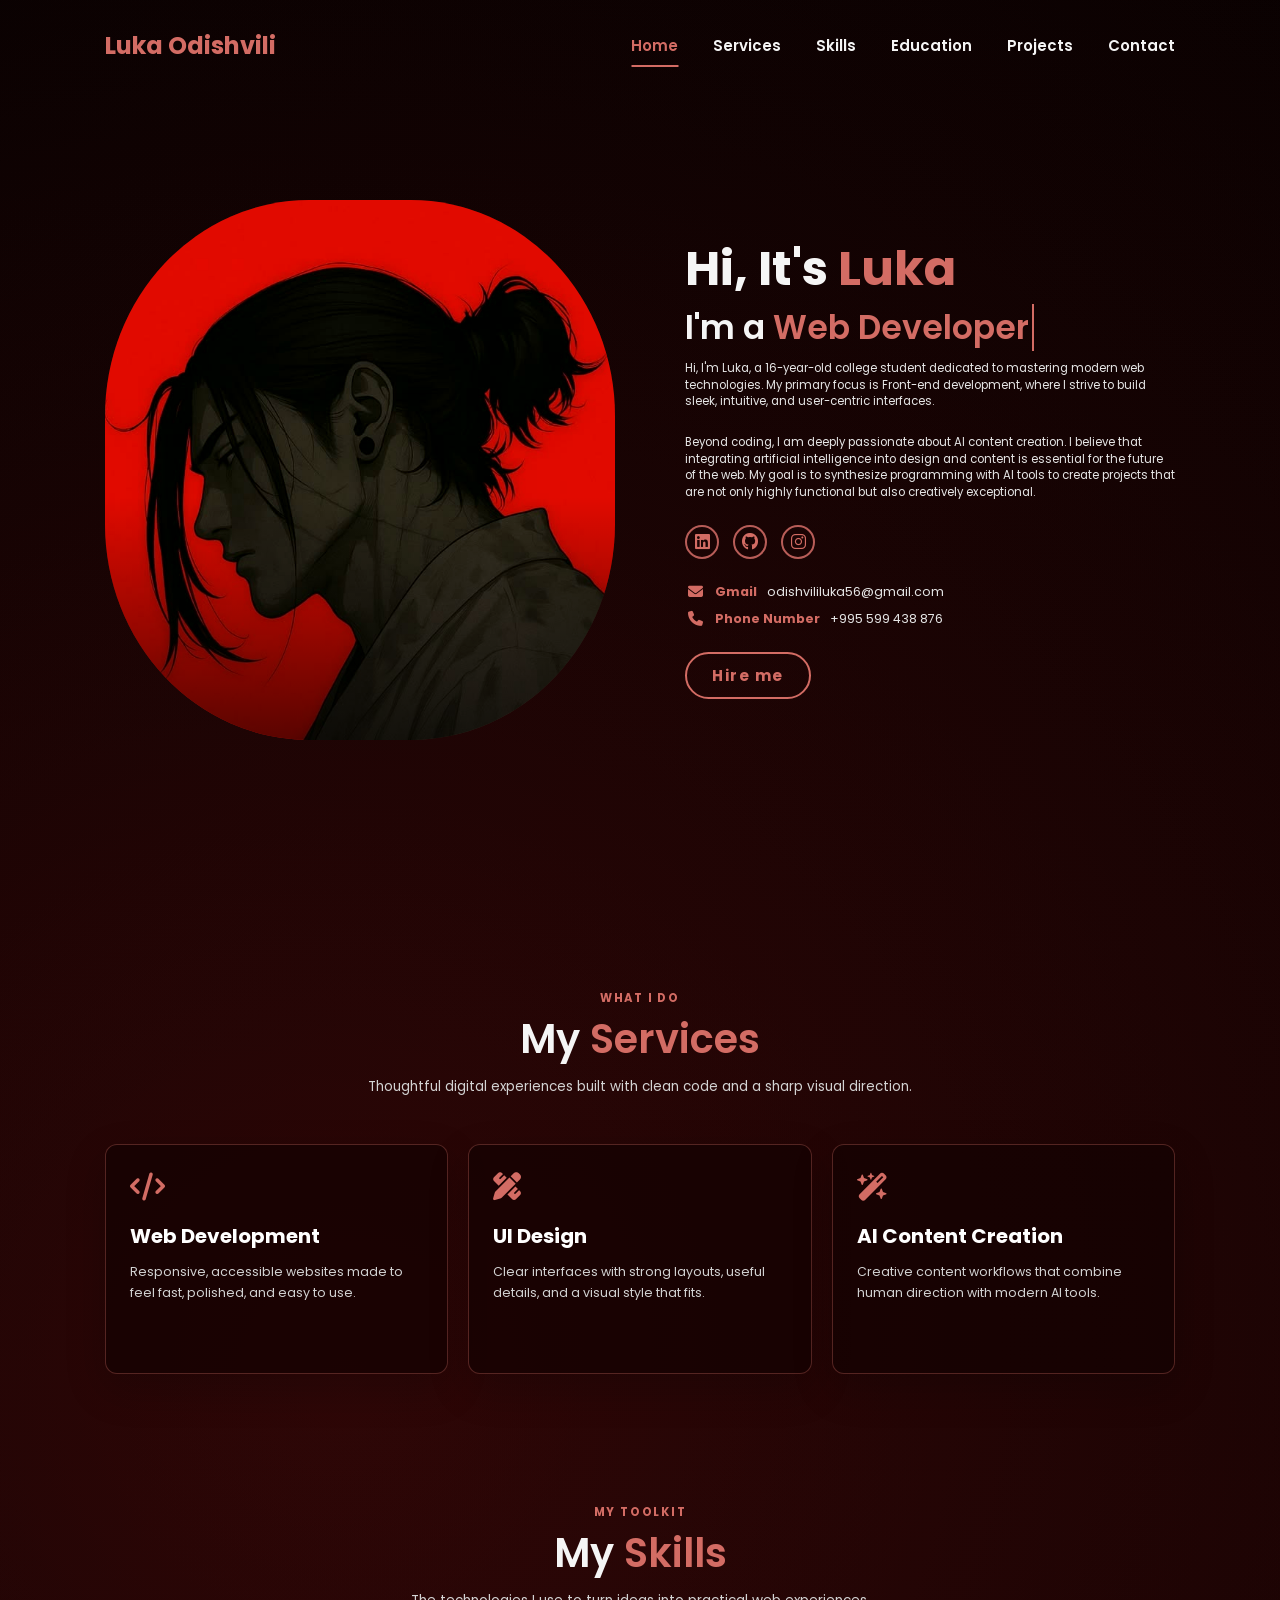
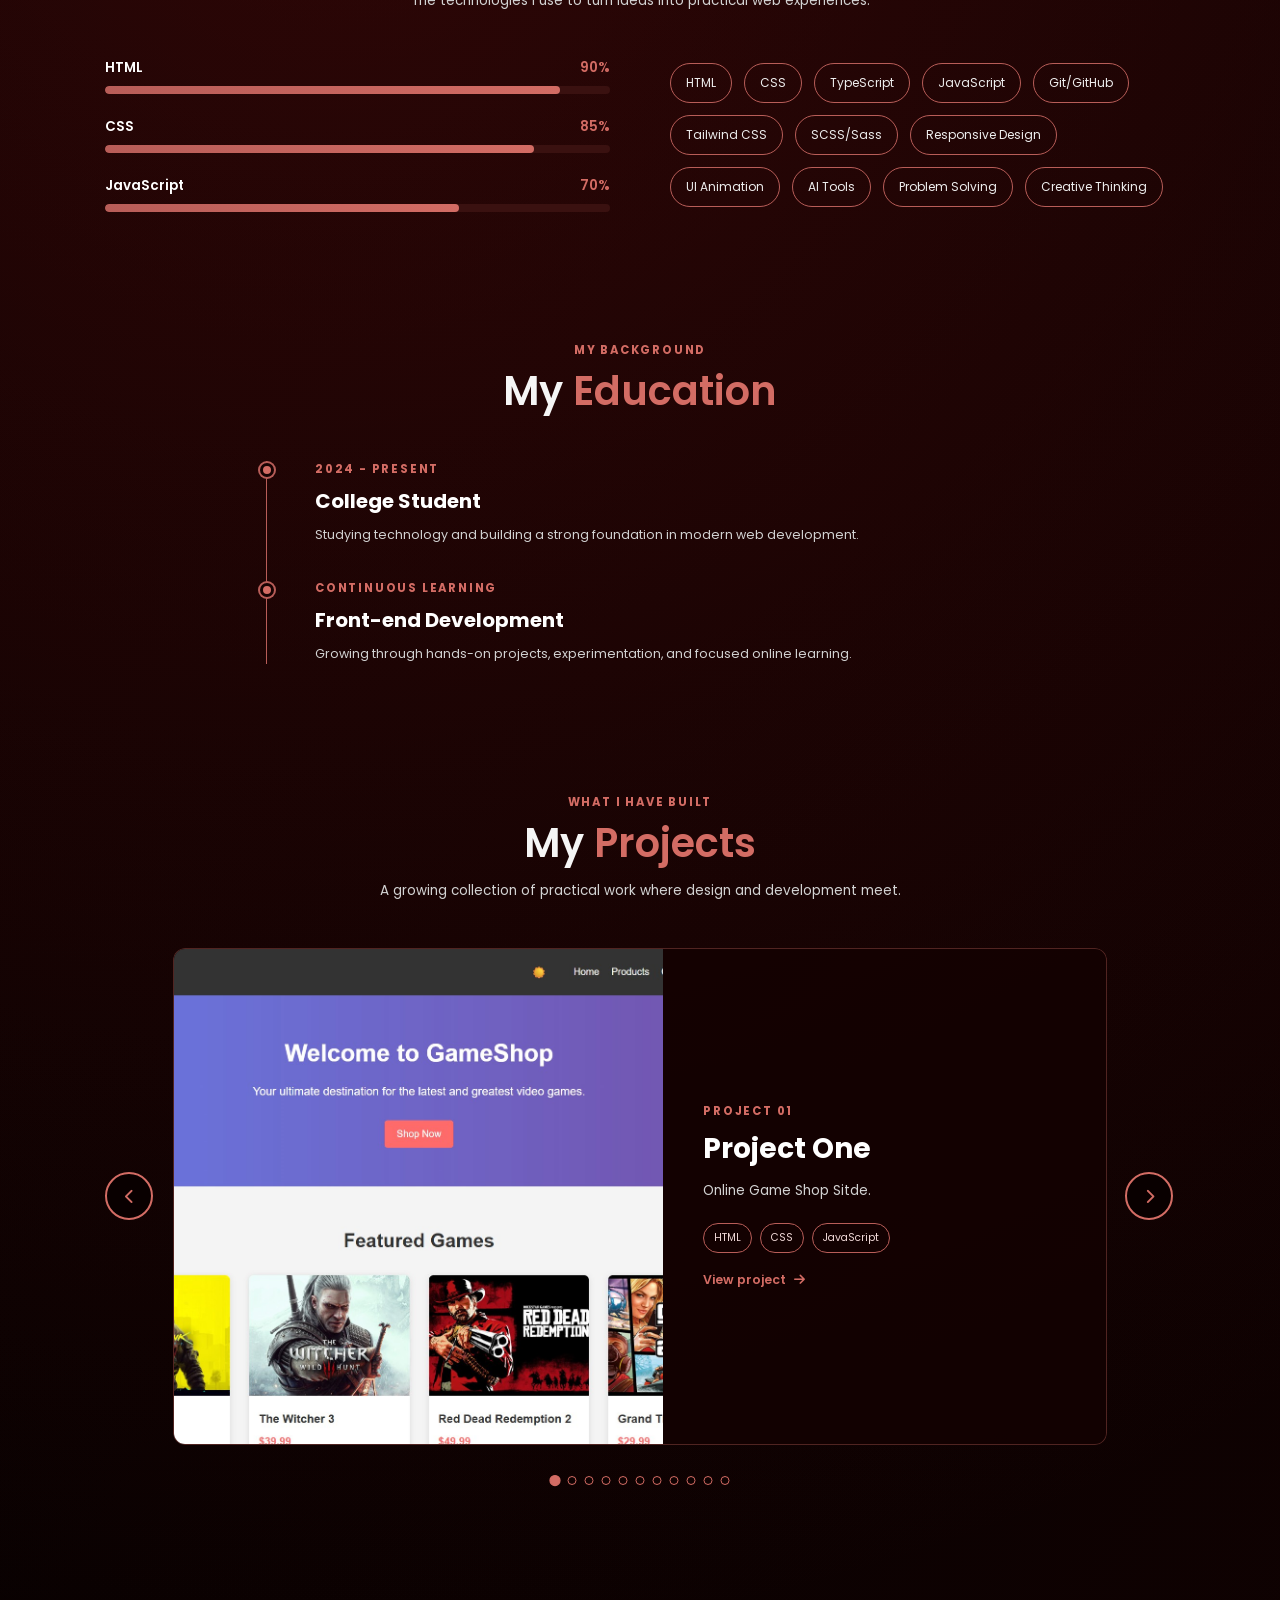
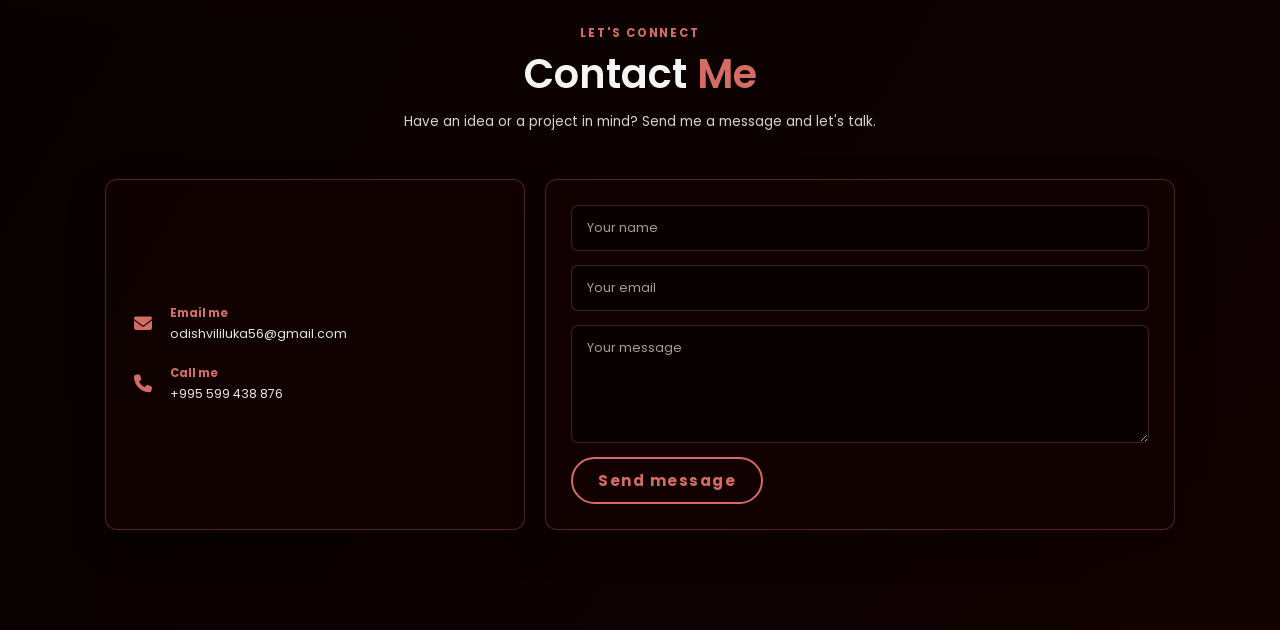
<file: index.html>
<!doctype html>
<html lang="en">
  <head>
    <meta charset="UTF-8" />
    <meta name="viewport" content="width=device-width, initial-scale=1.0" />
    <title>Luka | Web Developer</title>
    <link
      rel="stylesheet"
      href="https://cdnjs.cloudflare.com/ajax/libs/font-awesome/6.5.2/css/all.min.css"
    />
    <link rel="stylesheet" href="./assets/css/style.css" />
  </head>
  <body>
    <header class="site-header">
      <a href="#" class="logo">Luka Odishvili</a>

      <nav>
        <a href="#" class="active">Home</a>
        <a href="#services">Services</a>
        <a href="#skills">Skills</a>
        <a href="#education">Education</a>
        <a href="#projects">Projects</a>
        <a href="#contact">Contact</a>
      </nav>
    </header>

    <main>
      <section class="home" aria-label="Introduction">
        <div class="home-img">
          <img src="./assets/imgs/main.jpg" alt="Luka" />
        </div>
        <div class="home-content">
          <h1>Hi, It's <span>Luka</span></h1>
          <h2 class="typing-text">I'm a <span>Web Developer</span></h2>
          <p>
            Hi, I'm Luka, a 16-year-old college student dedicated to mastering
            modern web technologies. My primary focus is Front-end development,
            where I strive to build sleek, intuitive, and user-centric
            interfaces.
          </p>
          <p>
            Beyond coding, I am deeply passionate about AI content creation. I
            believe that integrating artificial intelligence into design and
            content is essential for the future of the web. My goal is to
            synthesize programming with AI tools to create projects that are not
            only highly functional but also creatively exceptional.
          </p>

          <div class="social-icons" aria-label="Social links">
            <a
              target="_blank"
              href="https://www.linkedin.com/in/luka-odishvili-95953236a/"
              aria-label="LinkedIn"
              ><i class="fa-brands fa-linkedin"></i
            ></a>
            <a
              target="_blank"
              href="https://github.com/odishvililuka56-max"
              aria-label="GitHub"
              ><i class="fa-brands fa-github"></i
            ></a>

            <a
              target="_blank"
              href="https://www.instagram.com/_lukka09_/"
              aria-label="Instagram"
              ><i class="fa-brands fa-instagram"></i
            ></a>
          </div>
          <div class="contact-info" aria-label="Contact information">
            <a href="mailto:odishvililuka56@gmail.com">
              <i class="fa-solid fa-envelope" aria-hidden="true"></i>
              <span><strong>Gmail</strong> odishvililuka56@gmail.com</span>
            </a>
            <a href="tel:+995599438876">
              <i class="fa-solid fa-phone" aria-hidden="true"></i>
              <span><strong>Phone Number</strong> +995 599 438 876</span>
            </a>
          </div>
          <a href="#contact" class="hire-button">Hire me</a>
        </div>
      </section>

      <section class="portfolio-section" id="services">
        <div class="section-heading">
          <p class="section-kicker">What I do</p>
          <h2>My <span>Services</span></h2>
          <p>Thoughtful digital experiences built with clean code and a sharp visual direction.</p>
        </div>
        <div class="service-grid">
          <article class="info-card">
            <i class="fa-solid fa-code card-icon" aria-hidden="true"></i>
            <h3>Web Development</h3>
            <p>Responsive, accessible websites made to feel fast, polished, and easy to use.</p>
          </article>
          <article class="info-card">
            <i class="fa-solid fa-pen-ruler card-icon" aria-hidden="true"></i>
            <h3>UI Design</h3>
            <p>Clear interfaces with strong layouts, useful details, and a visual style that fits.</p>
          </article>
          <article class="info-card">
            <i class="fa-solid fa-wand-magic-sparkles card-icon" aria-hidden="true"></i>
            <h3>AI Content Creation</h3>
            <p>Creative content workflows that combine human direction with modern AI tools.</p>
          </article>
        </div>
      </section>

      <section class="portfolio-section" id="skills">
        <div class="section-heading">
          <p class="section-kicker">My toolkit</p>
          <h2>My <span>Skills</span></h2>
          <p>The technologies I use to turn ideas into practical web experiences.</p>
        </div>
        <div class="skills-layout">
          <div class="skill-list">
            <div class="skill-item"><div><span>HTML</span><span>90%</span></div><span class="skill-track"><span style="width: 90%"></span></span></div>
            <div class="skill-item"><div><span>CSS</span><span>85%</span></div><span class="skill-track"><span style="width: 85%"></span></span></div>
            <div class="skill-item"><div><span>JavaScript</span><span>70%</span></div><span class="skill-track"><span style="width: 70%"></span></span></div>
          </div>
          <div class="skill-tags" aria-label="Additional skills">
            <span>HTML</span><span>CSS</span><span>TypeScript</span><span>JavaScript</span><span>Git/GitHub</span><span>Tailwind CSS</span><span>SCSS/Sass</span><span>Responsive Design</span><span>UI Animation</span><span>AI Tools</span><span>Problem Solving</span><span>Creative Thinking</span>
          </div>
        </div>
      </section>

      <section class="portfolio-section" id="education">
        <div class="section-heading">
          <p class="section-kicker">My background</p>
          <h2>My <span>Education</span></h2>
        </div>
        <div class="timeline">
          <article class="timeline-item">
            <span class="timeline-dot"></span>
            <p class="timeline-date">2024 - Present</p>
            <h3>College Student</h3>
            <p>Studying technology and building a strong foundation in modern web development.</p>
          </article>
          <article class="timeline-item">
            <span class="timeline-dot"></span>
            <p class="timeline-date">Continuous Learning</p>
            <h3>Front-end Development</h3>
            <p>Growing through hands-on projects, experimentation, and focused online learning.</p>
          </article>
        </div>
      </section>

      <section class="portfolio-section" id="projects">
        <div class="section-heading">
          <p class="section-kicker">What I have built</p>
          <h2>My <span>Projects</span></h2>
          <p>A growing collection of practical work where design and development meet.</p>
        </div>
        <div class="project-slider" data-slider>
          <button class="slider-arrow slider-arrow-prev" type="button" aria-label="Previous project" data-slider-prev>
            <i class="fa-solid fa-chevron-left" aria-hidden="true"></i>
          </button>
          <div class="project-viewport">
            <div class="project-track" data-slider-track>
              <article class="project-slide" aria-label="Project 1 of 10">
                <div class="project-image"><i class="fa-solid fa-image" aria-hidden="true"></i><span> <img src="./assets/imgs/project1.jpg" alt="Project 1"/> </span></div>
                <div class="project-content"><p class="timeline-date">Project 01</p><h3>Project One</h3><p>Online Game Shop Sitde.</p><div class="tool-tags"><span>HTML</span><span>CSS</span><span>JavaScript</span></div><a href="./Game-Site/Game Site/index.html" target="_blank" class="text-link">View project <i class="fa-solid fa-arrow-right" aria-hidden="true"></i></a></div>
              </article>
              <article class="project-slide" aria-label="Project 2 of 10">
                <div class="project-image"><i class="fa-solid fa-image" aria-hidden="true"></i><span> <img src="./assets/imgs/project2.png" alt="Project 2"/> </span></div>
                <div class="project-content"><p class="timeline-date">Project 02</p><h3>Project Two</h3><p> My Old Portfolio.</p><div class="tool-tags"><span>HTML</span><span>CSS</span><span>Figma</span></div><a href="./testportfolio/index.html" target="_blank" class="text-link">View project <i class="fa-solid fa-arrow-right" aria-hidden="true"></i></a></div>
              </article>
              <article class="project-slide" aria-label="Project 3 of 10">
                <div class="project-image"> <img src="./assets/imgs/project3.png" alt="Project 3"/> <i class="fa-solid fa-image" aria-hidden="true"></i><span></span></div>
                <div class="project-content"><p class="timeline-date">Project 03</p><h3>Project Three</h3><p> Flower Shop Mini Project</p><div class="tool-tags"><span>React</span><span>CSS</span><span>Git</span></div><a href="https://effulgent-gnome-be3b90.netlify.app/" class="text-link">View project <i class="fa-solid fa-arrow-right" aria-hidden="true"></i></a></div>
              </article>
              <article class="project-slide" aria-label="Project 4 of 10">
                <div class="project-image"><i class="fa-solid fa-image" aria-hidden="true"></i><span> <img src="./assets/imgs/main.jpg" alt="Project 4"/> </span></div>
                <div class="project-content"><p class="timeline-date">Project 04</p><h3>Project Four</h3><p>Add a short description of your project here.</p><div class="tool-tags"><span>JavaScript</span><span>API</span><span>GitHub</span></div><a href="#" class="text-link">View project <i class="fa-solid fa-arrow-right" aria-hidden="true"></i></a></div>
              </article>
              <article class="project-slide" aria-label="Project 5 of 10">
                <div class="project-image"><i class="fa-solid fa-image" aria-hidden="true"></i><span> <img src="./assets/imgs/main.jpg" alt="Project 5"/> </span></div>
                <div class="project-content"><p class="timeline-date">Project 05</p><h3>Project Five</h3><p>Add a short description of your project here.</p><div class="tool-tags"><span>HTML</span><span>SCSS</span><span>Vite</span></div><a href="#" class="text-link">View project <i class="fa-solid fa-arrow-right" aria-hidden="true"></i></a></div>
              </article>
              <article class="project-slide" aria-label="Project 6 of 10">
                <div class="project-image"><i class="fa-solid fa-image" aria-hidden="true"></i><span> <img src="./assets/imgs/main.jpg" alt="Project 6"/> </span></div>
                <div class="project-content"><p class="timeline-date">Project 06</p><h3>Project Six</h3><p>Add a short description of your project here.</p><div class="tool-tags"><span>Python</span><span>AI Tools</span><span>Git</span></div><a href="#" class="text-link">View project <i class="fa-solid fa-arrow-right" aria-hidden="true"></i></a></div>
              </article>
              <article class="project-slide" aria-label="Project 7 of 10">
                <div class="project-image"><i class="fa-solid fa-image" aria-hidden="true"></i><span> <img src="./assets/imgs/main.jpg" alt="Project 7"/> </span></div>
                <div class="project-content"><p class="timeline-date">Project 07</p><h3>Project Seven</h3><p>Add a short description of your project here.</p><div class="tool-tags"><span>UI Design</span><span>Figma</span><span>CSS</span></div><a href="#" class="text-link">View project <i class="fa-solid fa-arrow-right" aria-hidden="true"></i></a></div>
              </article>
              <article class="project-slide" aria-label="Project 8 of 10">
                <div class="project-image"><i class="fa-solid fa-image" aria-hidden="true"></i><span> <img src="./assets/imgs/main.jpg" alt="Project 8"/> </span></div>
                <div class="project-content"><p class="timeline-date">Project 08</p><h3>Project Eight</h3><p>Add a short description of your project here.</p><div class="tool-tags"><span>React</span><span>Node.js</span><span>GitHub</span></div><a href="#" class="text-link">View project <i class="fa-solid fa-arrow-right" aria-hidden="true"></i></a></div>
              </article>
              <article class="project-slide" aria-label="Project 9 of 10">
                <div class="project-image"><i class="fa-solid fa-image" aria-hidden="true"></i><span> <img src="./assets/imgs/main.jpg" alt="Project 9"/> </span></div>
                <div class="project-content"><p class="timeline-date">Project 09</p><h3>Project Nine</h3><p>Add a short description of your project here.</p><div class="tool-tags"><span>JavaScript</span><span>Firebase</span><span>CSS</span></div><a href="#" class="text-link">View project <i class="fa-solid fa-arrow-right" aria-hidden="true"></i></a></div>
              </article>
              <article class="project-slide" aria-label="Project 10 of 10">
                <div class="project-image"><i class="fa-solid fa-image" aria-hidden="true"></i><span> <img src="./assets/imgs/main.jpg" alt="Project 10"/> </span></div>
                <div class="project-content"><p class="timeline-date">Project 10</p><h3>Project Ten</h3><p>Add a short description of your project here.</p><div class="tool-tags"><span>HTML</span><span>JavaScript</span><span>Responsive Design</span></div><a href="#" class="text-link">View project <i class="fa-solid fa-arrow-right" aria-hidden="true"></i></a></div>
              </article>
              <article class="project-slide" aria-label="Project 11 of 11">
                <div class="project-image"><span><img src="./assets/imgs/main.jpg" alt="Game-Site homepage" /></span></div>
                <div class="project-content"><p class="timeline-date">Project 11</p><h3>Game-Site</h3><p>An online gaming store with featured games, products, cart, and account pages.</p><div class="tool-tags"><span>HTML</span><span>CSS</span><span>JavaScript</span></div><a href="./Game-Site/Game%20Site/index.html" class="text-link">View project <i class="fa-solid fa-arrow-right" aria-hidden="true"></i></a></div>
              </article>
            </div>
          </div>
          <button class="slider-arrow slider-arrow-next" type="button" aria-label="Next project" data-slider-next>
            <i class="fa-solid fa-chevron-right" aria-hidden="true"></i>
          </button>
          <div class="slider-dots" aria-label="Project slides" data-slider-dots></div>
        </div>
      </section>

      <section class="portfolio-section contact-section" id="contact">
        <div class="section-heading">
          <p class="section-kicker">Let's connect</p>
          <h2>Contact <span>Me</span></h2>
          <p>Have an idea or a project in mind? Send me a message and let's talk.</p>
        </div>
        <div class="contact-layout">
          <div class="contact-panel">
            <a href="mailto:odishvililuka56@gmail.com"><i class="fa-solid fa-envelope" aria-hidden="true"></i><span><strong>Email me</strong>odishvililuka56@gmail.com</span></a>
            <a href="tel:+995599438876"><i class="fa-solid fa-phone" aria-hidden="true"></i><span><strong>Call me</strong>+995 599 438 876</span></a>
          </div>
          <form class="contact-form" action="mailto:odishvililuka56@gmail.com" method="post" enctype="text/plain">
            <input type="text" name="name" placeholder="Your name" aria-label="Your name" required />
            <input type="email" name="email" placeholder="Your email" aria-label="Your email" required />
            <textarea name="message" rows="5" placeholder="Your message" aria-label="Your message" required></textarea>
            <button type="submit" class="hire-button">Send message</button>
          </form>
        </div>
      </section>
    </main>
    <script src="./assets/js/main.js"></script>
  </body>
</html>
</file>
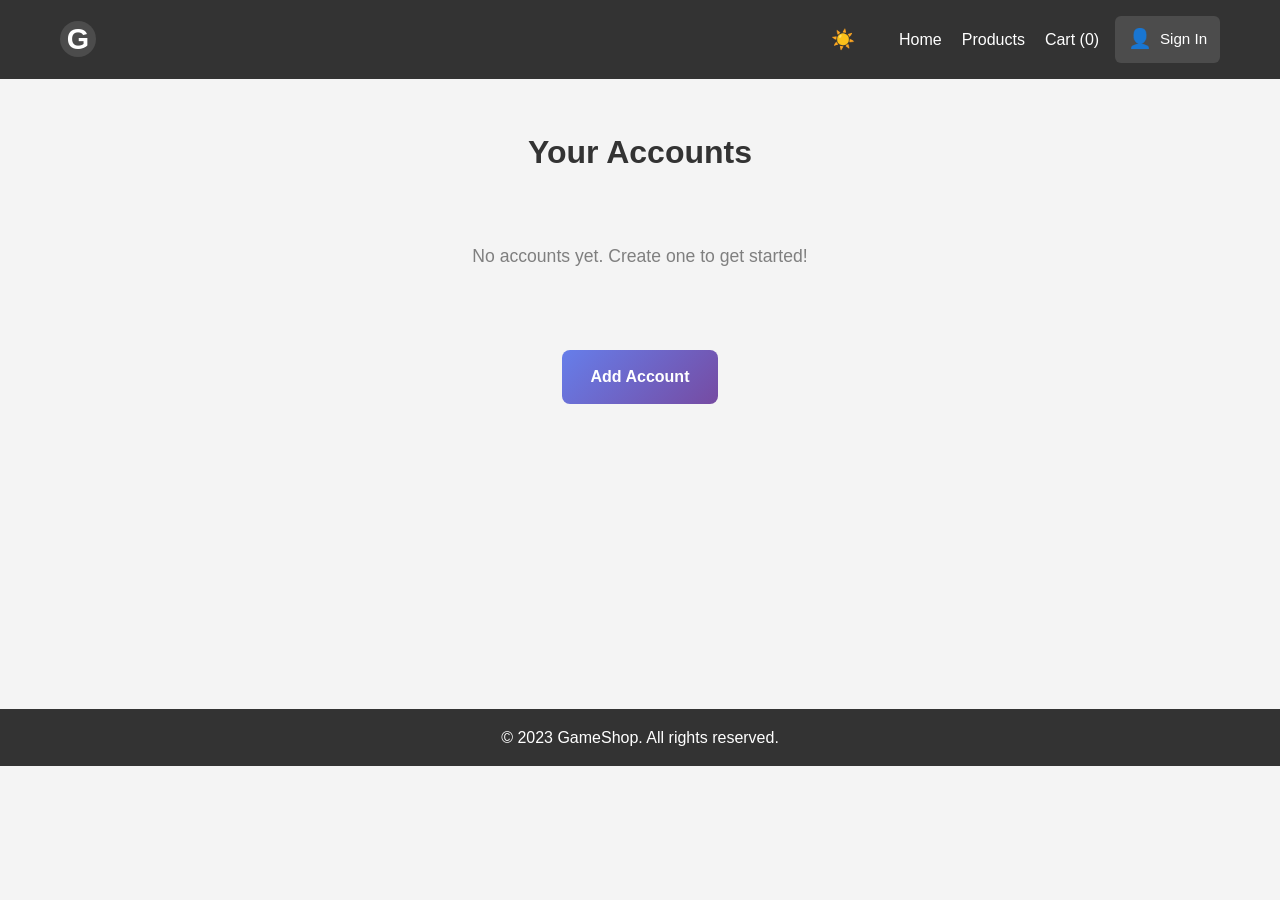
<file: assets/Projects/Game Site/accounts.html>
<!DOCTYPE html>
<html lang="en">
<head>
    <meta charset="UTF-8">
    <meta name="viewport" content="width=device-width, initial-scale=1.0">
    <title>My Accounts - GameShop</title>
    <link rel="stylesheet" href="assets/css/style.css">
    <link rel="stylesheet" href="assets/css/accounts.css">
    <script src="assets/javascript/auth.js"></script>
</head>
<body>
    <header>
        <div class="container">
            <a href="index.html" class="logo" title="Go to homepage">G</a>
            <button id="menu-toggle" class="menu-toggle" aria-label="Toggle navigation">☰</button>
            <div class="header-right">
                <button id="theme-toggle" class="theme-toggle" aria-label="Toggle theme">
                    <span class="theme-icon">☀️</span>
                </button>
                <nav>
                    <ul>
                        <li><a href="index.html">Home</a></li>
                        <li><a href="products.html">Products</a></li>
                        <li><a href="cart.html">Cart (<span id="cart-count">0</span>)</a></li>
                    </ul>
                </nav>
                <div id="user-profile"></div>
            </div>
        </div>
    </header>

    <main>
        <section class="accounts-section">
            <div class="container">
                <h1>Your Accounts</h1>
                <div class="accounts-container">
                    <div id="accounts-list" class="accounts-list">
                    </div>
                    <a href="login.html" class="btn-add-account">Add Account</a>
                </div>
            </div>
        </section>
    </main>

    <footer>
        <div class="container">
            <p>&copy; 2023 GameShop. All rights reserved.</p>
        </div>
    </footer>

    <div class="modal-overlay" id="confirmModal">
        <div class="modal-content">
            <h2>Delete Account</h2>
            <p id="modalMessage">Are you sure you want to delete this account?</p>
            <div class="modal-actions">
                <button class="modal-btn modal-btn-cancel" onclick="closeModal()">Cancel</button>
                <button class="modal-btn modal-btn-confirm" onclick="confirmDelete()">Delete</button>
            </div>
        </div>
    </div>

    <script src="assets/javascript/accounts.js"></script>
</body>
</html>
</file>
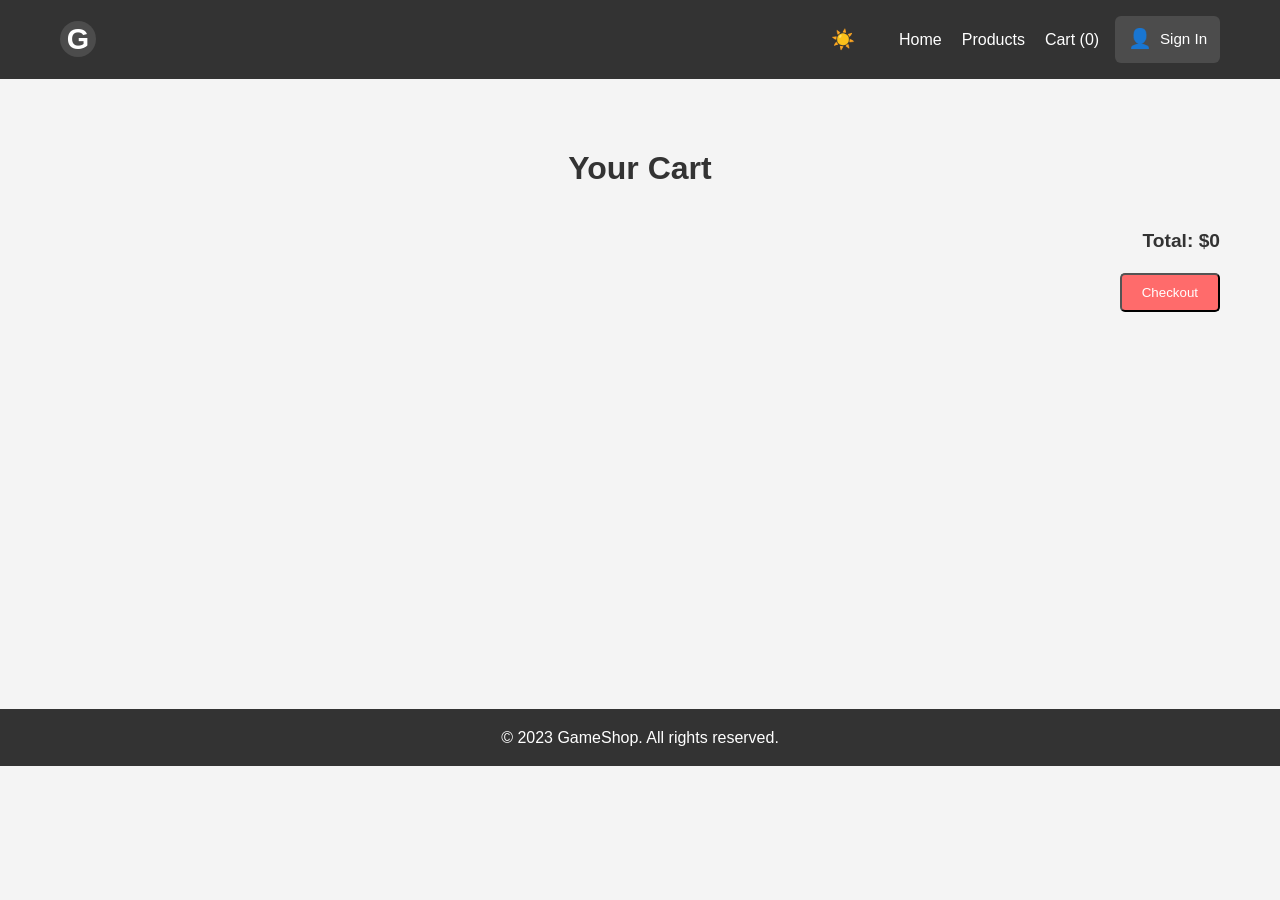
<file: assets/Projects/Game Site/cart.html>
<!DOCTYPE html>
<html lang="en">
<head>
    <meta charset="UTF-8">
    <meta name="viewport" content="width=device-width, initial-scale=1.0">
    <title>Cart - GameShop</title>
    <link rel="stylesheet" href="assets/css/style.css">
    <script src="assets/javascript/auth.js"></script>
</head>
<body>
    <header>
        <div class="container">
            <a href="index.html" class="logo" title="Go to homepage">G</a>
            <button id="menu-toggle" class="menu-toggle" aria-label="Toggle navigation">☰</button>
            <div class="header-right">
                <button id="theme-toggle" class="theme-toggle" aria-label="Toggle theme">
                    <span class="theme-icon">☀️</span>
                </button>
                <nav>
                    <ul>
                        <li><a href="index.html">Home</a></li>
                        <li><a href="products.html">Products</a></li>
                        <li><a href="cart.html">Cart (<span id="cart-count">0</span>)</a></li>
                    </ul>
                </nav>
                <div id="user-profile"></div>
            </div>
        </div>
    </header>

    <main>
        <section class="cart">
            <div class="container">
                <h2>Your Cart</h2>
                <div id="cart-items">
                </div>
                <div id="cart-total">
                    <p>Total: $<span id="total-price">0.00</span></p>
                    <button class="btn" id="checkout-btn">Checkout</button>
                </div>
            </div>
        </section>
    </main>

    <footer>
        <div class="container">
            <p>&copy; 2023 GameShop. All rights reserved.</p>
        </div>
    </footer>

    <script src="assets/javascript/script.js"></script>
</body>
</html>
</file>
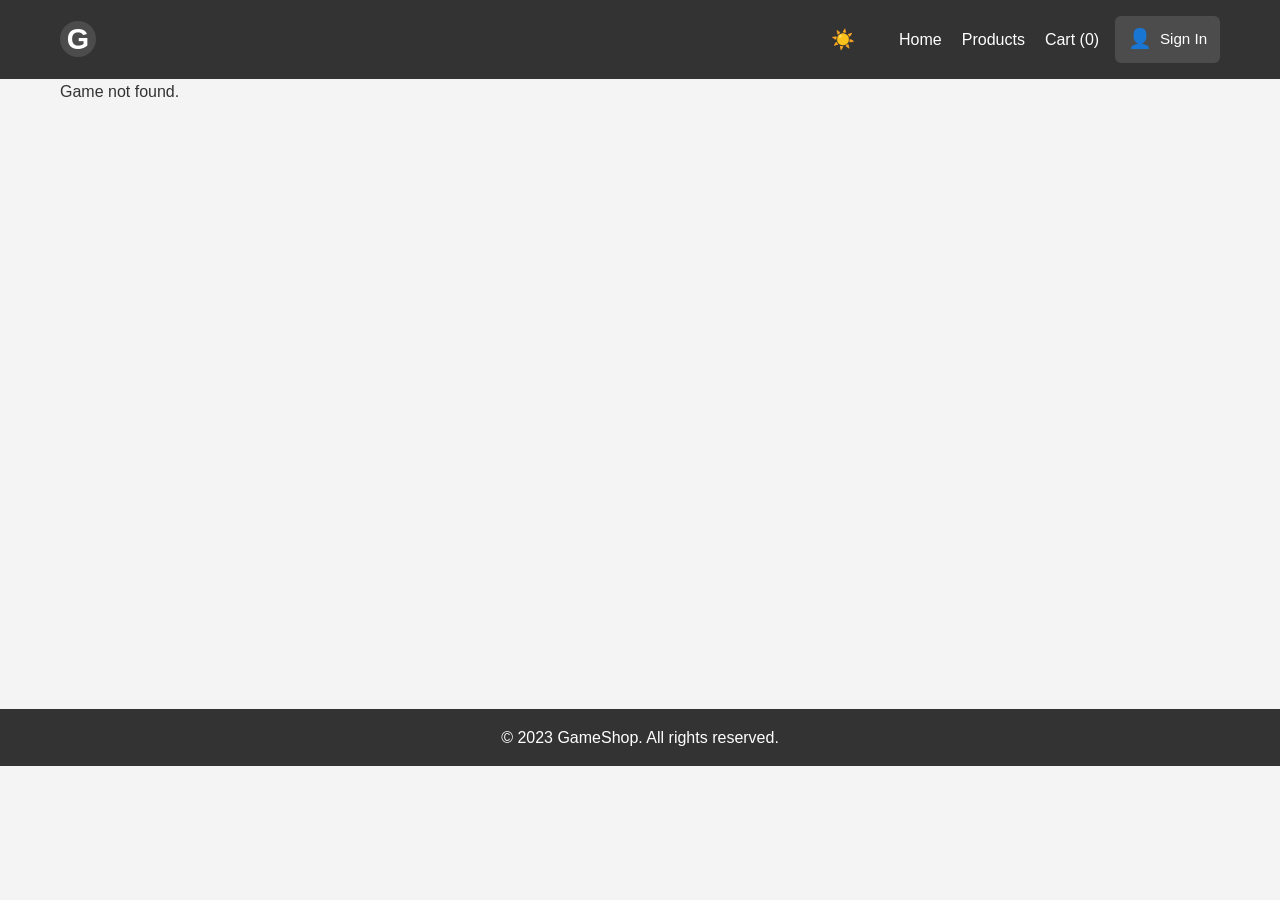
<file: assets/Projects/Game Site/game.html>
<!DOCTYPE html>
<html lang="en">
<head>
    <meta charset="UTF-8">
    <meta name="viewport" content="width=device-width, initial-scale=1.0">
    <title>Game Details - GameShop</title>
    <link rel="stylesheet" href="assets/css/style.css">
    <script src="assets/javascript/auth.js"></script>
</head>
<body>
    <header>
        <div class="container">
            <a href="index.html" class="logo" title="Go to homepage">G</a>
            <button id="menu-toggle" class="menu-toggle" aria-label="Toggle navigation">☰</button>
            <div class="header-right">
                <button id="theme-toggle" class="theme-toggle" aria-label="Toggle theme">
                    <span class="theme-icon">☀️</span>
                </button>
                <nav>
                    <ul>
                        <li><a href="index.html">Home</a></li>
                        <li><a href="products.html">Products</a></li>
                        <li><a href="cart.html">Cart (<span id="cart-count">0</span>)</a></li>
                    </ul>
                </nav>
                <div id="user-profile"></div>
            </div>
        </div>
    </header>

    <main>
        <section class="game-details">
            <div class="container">
                <div id="game-content">
                </div>
            </div>
        </section>
    </main>

    <footer>
        <div class="container">
            <p>&copy; 2023 GameShop. All rights reserved.</p>
        </div>
    </footer>

    <script src="assets/javascript/script.js"></script>
</body>
</html>
</file>
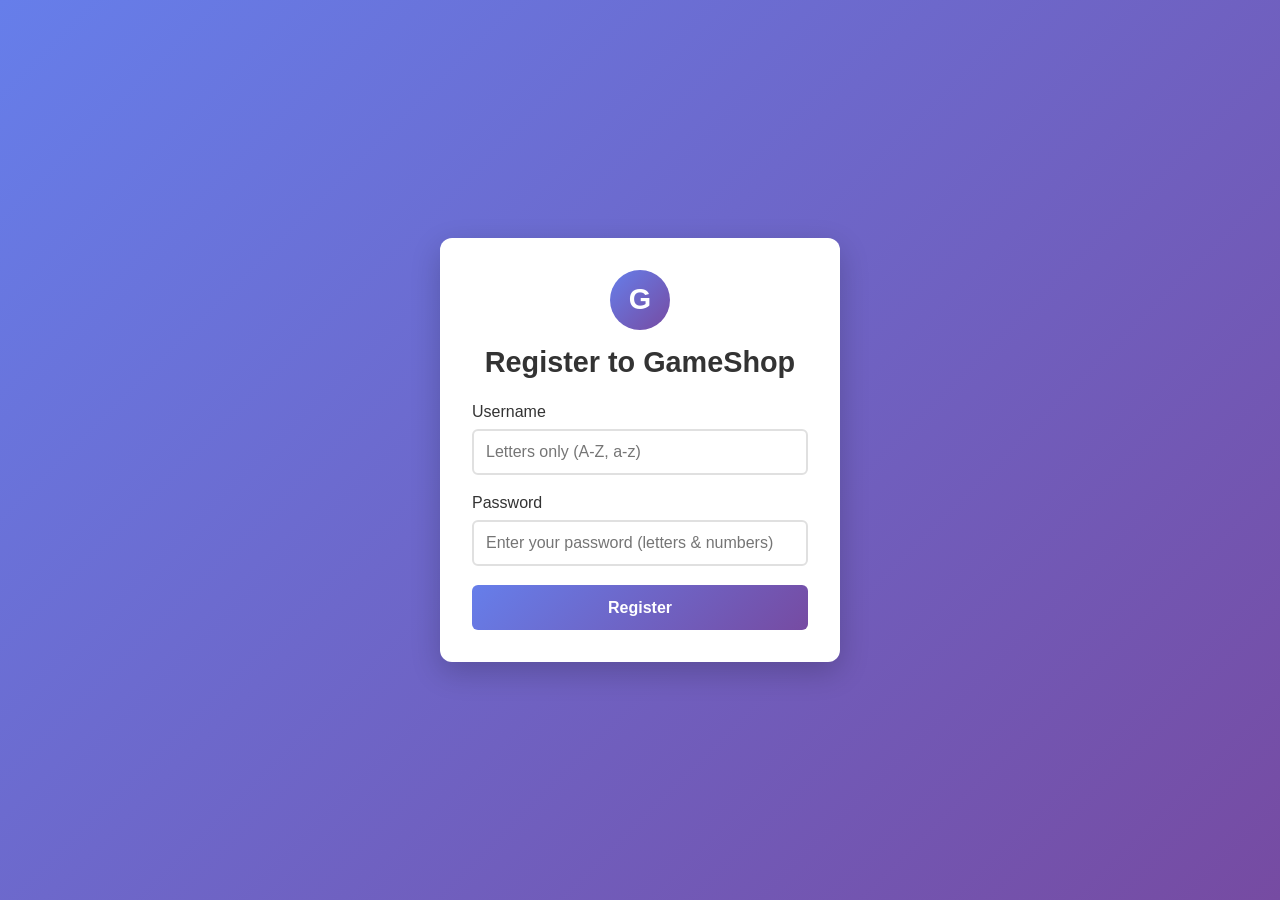
<file: assets/Projects/Game Site/login.html>
<!DOCTYPE html>
<html lang="en">
<head>
    <meta charset="UTF-8">
    <meta name="viewport" content="width=device-width, initial-scale=1.0">
    <title>Register - GameShop</title>
    <link rel="stylesheet" href="assets/css/auth.css">
</head>
<body>
    <div class="auth-container">
        <div class="auth-box">
            <div class="auth-logo">G</div>
            <h1>Register to GameShop</h1>
            <form id="register-form">
                <div class="form-group">
                    <label for="login">Username</label>
                    <input type="text" id="login" placeholder="Letters only (A-Z, a-z)" pattern="^[a-zA-Z]+$" title="Username must contain only letters" required>
                </div>
                <div class="form-group">
                    <label for="password">Password</label>
                    <input type="password" id="password" placeholder="Enter your password (letters & numbers)" required>
                </div>
                <button type="submit" class="btn-submit">Register</button>
            </form>
        </div>
    </div>

    <script src="assets/javascript/auth.js"></script>
</body>
</html>
</file>
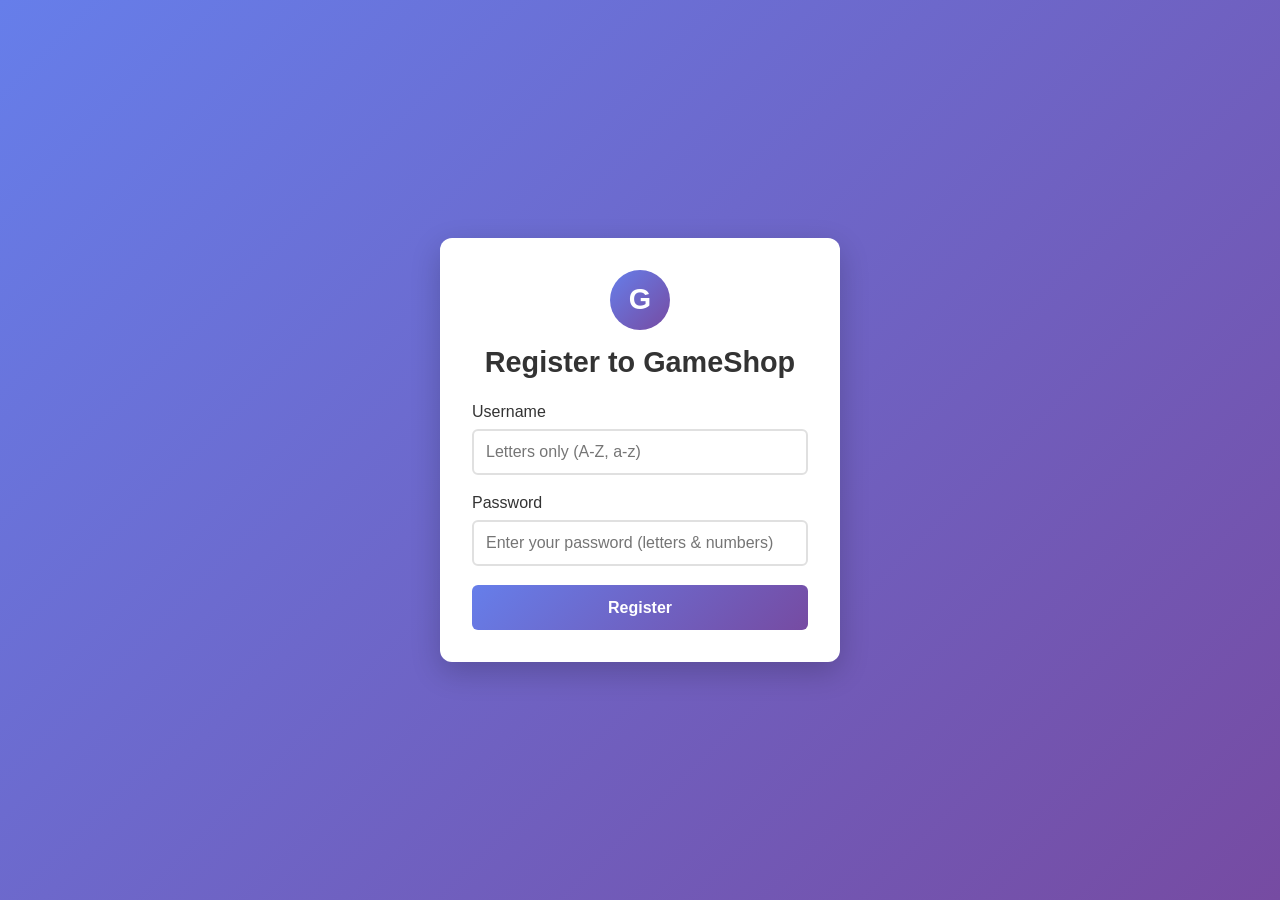
<file: assets/Projects/Game Site/verify.html>
<!DOCTYPE html>
<html lang="en">
<head>
    <meta charset="UTF-8">
    <meta name="viewport" content="width=device-width, initial-scale=1.0">
    <title>Verify Account - GameShop</title>
    <link rel="stylesheet" href="assets/css/auth.css">
</head>
<body>
    <div class="auth-container">
        <div class="auth-box">
            <div class="auth-logo">G</div>
            <h1>Enter Your Account</h1>
            <p class="verify-subtitle">Select the account you want to log into</p>
            <form id="verify-form">
                <div class="form-group">
                    <label for="verify-account">Account Name</label>
                    <input type="text" id="verify-account" placeholder="Letters only (A-Z, a-z)" pattern="^[a-zA-Z]+$" title="Account name must contain only letters" required>
                </div>
                <div class="form-group">
                    <label for="verify-password">Password</label>
                    <input type="password" id="verify-password" placeholder="Enter your password" required>
                </div>
                <button type="submit" class="btn-submit">Login</button>
            </form>
            <p class="verify-link"><a href="login.html">Create new account</a></p>
        </div>
    </div>

    <script src="assets/javascript/auth.js"></script>
</body>
</html>
</file>
<file: assets/css/style.css>
@import url('https://fonts.googleapis.com/css2?family=Poppins:wght@400;500;600;700&display=swap');

:root {
    --accent: #b85d58;
    --accent-bright: #d36c64;
}

* {
    box-sizing: border-box;
    margin: 0;
    padding: 0;
    text-decoration: none;
    border: none;
    outline: none;
    font-family: 'Poppins', sans-serif;
}

html {
    font-size: 62.5%;
    scroll-behavior: smooth;
}

body {
    min-height: 100vh;
    background:
        radial-gradient(circle at 15% 20%, rgba(125, 18, 18, .34), transparent 32%),
        radial-gradient(circle at 85% 80%, rgba(70, 7, 7, .42), transparent 36%),
        linear-gradient(120deg, #000 0%, #120202 50%, #000 100%);
    background-size: 180% 180%, 180% 180%, 220% 220%;
    animation: background-drift 20s linear infinite;
    color: #f5f5f5;
}

.site-header {
    height: 9rem;
    max-width: 1100px;
    margin: 0 auto;
    padding: 0 1.5rem;
    display: flex;
    align-items: center;
    justify-content: space-between;
}

.logo {
    color: var(--accent-bright);
    font-size: 2.4rem;
    font-weight: 700;
    transition: .2s ease;
}

.logo:hover {
    color: #fff;
}

nav {
    display: flex;
    align-items: center;
    gap: 3.5rem;
}

nav a {
    position: relative;
    color: #f5f5f5;
    font-size: 1.5rem;
    font-weight: 600;
    transition: color .2s ease;
}

nav a:hover,
nav a.active {
    color: var(--accent-bright);
}

nav a::after {
    content: '';
    position: absolute;
    height: 2px;
    width: 0;
    background: var(--accent-bright);
    left: 50%;
    bottom: -1rem;
    transform: translateX(-50%);
    transition: width .2s ease;
}

nav a:hover::after,
nav a.active::after {
    width: 100%;
}

.home {
    max-width: 1100px;
    min-height: calc(100vh - 9rem);
    margin: 0 auto;
    padding: 2rem 1.5rem 7rem;
    display: flex;
    align-items: center;
    justify-content: center;
    gap: 7rem;
}

.home-img {
    width: 510px;
    height: 540px;
    flex: 0 0 auto;
    overflow: hidden;
    border-radius: 40%;
    position: relative;
    background: #29100e;
}

.home-img::after {
    content: '';
    position: absolute;
    inset: 0;
    background: linear-gradient(to bottom, transparent 55%, rgba(0, 0, 0, .6));
    pointer-events: none;
}

.home-img img {
    width: 100%;
    height: 100%;
    object-fit: cover;
    object-position: 48% center;
    filter: saturate(1.25) contrast(1.05);
}

.home-content {
    max-width: 570px;
}

h1 {
    font-size: 4.8rem;
    line-height: 1.15;
    font-weight: 700;
    margin-bottom: 1rem;
}

h1 span,
h2 span {
    color: var(--accent-bright);
}

h2 {
    font-size: 3.3rem;
    line-height: 1.25;
    font-weight: 600;
    margin-bottom: 1.2rem;
}

.typing-text span {
    border-right: 2px solid var(--accent-bright);
    padding-right: .25rem;
    animation: blink .7s step-end infinite;
}

.home-content p {
    color: #e5e5e5;
    font-size: 1.15rem;
    line-height: 1.45;
    margin-bottom: 2.4rem;
}

.social-icons {
    display: flex;
    gap: 1.4rem;
    margin-bottom: 2.4rem;
}

.social-icons a {
    width: 3.4rem;
    height: 3.4rem;
    border: 2px solid var(--accent);
    border-radius: 50%;
    color: var(--accent-bright);
    display: inline-flex;
    align-items: center;
    justify-content: center;
    font-size: 1.7rem;
    transition: .2s ease;
}

.social-icons a:hover {
    color: #000;
    background: var(--accent-bright);
    transform: scale(1.1);
}

.contact-info {
    display: grid;
    gap: .9rem;
    margin-bottom: 2.4rem;
}

.contact-info a {
    display: flex;
    align-items: center;
    gap: 1rem;
    color: #e5e5e5;
    font-size: 1.25rem;
    transition: color .2s ease, transform .2s ease;
}

.contact-info i {
    width: 2rem;
    color: var(--accent-bright);
    font-size: 1.5rem;
    text-align: center;
}

.contact-info strong {
    color: var(--accent-bright);
    margin-right: .7rem;
}

.contact-info a:hover {
    color: #fff;
    transform: translateX(.4rem);
}

.hire-button {
    display: inline-block;
    color: var(--accent-bright);
    border: 2px solid var(--accent-bright);
    border-radius: 2.5rem;
    padding: 1rem 2.5rem;
    font-size: 1.5rem;
    font-weight: 700;
    letter-spacing: .15rem;
    transition: .2s ease;
}

.hire-button:hover {
    color: #000;
    background: var(--accent-bright);
    box-shadow: 0 0 18px rgba(211, 108, 100, .45);
}

.portfolio-section {
    max-width: 1100px;
    margin: 0 auto;
    padding: 9rem 1.5rem 4rem;
    scroll-margin-top: 2rem;
}

.section-heading {
    max-width: 650px;
    margin: 0 auto 4.5rem;
    text-align: center;
}

.section-kicker,
.timeline-date {
    color: var(--accent-bright);
    font-size: 1.15rem;
    font-weight: 700;
    letter-spacing: .18rem;
    text-transform: uppercase;
}

.section-heading h2 {
    margin: .7rem 0 1.2rem;
    font-size: 4rem;
}

.section-heading > p:last-child {
    color: #d3d3d3;
    font-size: 1.35rem;
    line-height: 1.7;
}

.service-grid,
.experience-grid {
    display: grid;
    grid-template-columns: repeat(3, 1fr);
    gap: 2rem;
}

.info-card,
.project-card,
.contact-panel,
.contact-form {
    border: 1px solid rgba(211, 108, 100, .32);
    background: rgba(20, 2, 2, .72);
    box-shadow: 0 1.5rem 4rem rgba(0, 0, 0, .2);
}

.info-card {
    min-height: 230px;
    padding: 2.8rem 2.4rem;
    border-radius: 1.2rem;
    transition: border-color .25s ease, transform .25s ease, background .25s ease;
}

.info-card:hover,
.project-card:hover {
    border-color: var(--accent-bright);
    background: rgba(45, 5, 5, .8);
    transform: translateY(-.5rem);
}

.card-icon {
    margin-bottom: 2rem;
    color: var(--accent-bright);
    font-size: 2.8rem;
}

.info-card h3,
.timeline-item h3,
.project-content h3 {
    margin-bottom: 1rem;
    color: #fff;
    font-size: 2rem;
}

.info-card p,
.timeline-item p:not(.timeline-date),
.project-content p:not(.timeline-date) {
    color: #d3d3d3;
    font-size: 1.25rem;
    line-height: 1.7;
}

.skills-layout {
    display: grid;
    grid-template-columns: 1fr 1fr;
    align-items: center;
    gap: 6rem;
}

.skill-list {
    display: grid;
    gap: 2.3rem;
}

.skill-item > div {
    display: flex;
    justify-content: space-between;
    margin-bottom: .8rem;
    color: #fff;
    font-size: 1.35rem;
    font-weight: 600;
}

.skill-item > div span:last-child {
    color: var(--accent-bright);
}

.skill-track {
    display: block;
    height: .8rem;
    overflow: hidden;
    border-radius: 1rem;
    background: #3a1110;
}

.skill-track > span {
    display: block;
    height: 100%;
    border-radius: inherit;
    background: linear-gradient(90deg, var(--accent), var(--accent-bright));
}

.skill-tags {
    display: flex;
    flex-wrap: wrap;
    gap: 1.2rem;
}

.skill-tags span {
    padding: 1rem 1.5rem;
    border: 1px solid var(--accent);
    border-radius: 2rem;
    color: #eee;
    font-size: 1.2rem;
    cursor: default;
    transition: color .25s ease, background .25s ease, border-color .25s ease, transform .25s ease, box-shadow .25s ease;
}

.skill-tags span:hover {
    border-color: var(--accent-bright);
    color: #fff;
    background: rgba(211, 108, 100, .16);
    box-shadow: 0 0 1.6rem rgba(211, 108, 100, .25);
    transform: translateY(-.5rem) scale(1.04);
}

.timeline {
    position: relative;
    max-width: 760px;
    margin: 0 auto;
    padding-left: 3.5rem;
}

.timeline::before {
    content: '';
    position: absolute;
    top: 0;
    bottom: 0;
    left: .6rem;
    width: 1px;
    background: var(--accent);
}

.timeline-item {
    position: relative;
    padding: 0 0 3.5rem 2rem;
}

.timeline-item:last-child {
    padding-bottom: 0;
}

.timeline-dot {
    position: absolute;
    top: .25rem;
    left: -3.5rem;
    width: 1.4rem;
    height: 1.4rem;
    border: 3px solid #170303;
    border-radius: 50%;
    background: var(--accent-bright);
    box-shadow: 0 0 0 .2rem var(--accent);
}

.timeline-item h3 {
    margin: .8rem 0;
}

.experience-grid {
    grid-template-columns: repeat(2, 1fr);
}

.project-card {
    overflow: hidden;
    border-radius: 1.2rem;
    transition: border-color .25s ease, transform .25s ease, background .25s ease;
}

.project-placeholder {
    display: flex;
    min-height: 190px;
    flex-direction: column;
    align-items: center;
    justify-content: center;
    gap: 1rem;
    color: var(--accent-bright);
    background: linear-gradient(135deg, rgba(80, 10, 10, .7), rgba(8, 0, 0, .9));
    font-size: 1.2rem;
}

.project-placeholder i {
    font-size: 3rem;
}

.project-content {
    padding: 2.2rem;
}

.project-content h3 {
    margin-top: .8rem;
}

.text-link {
    display: inline-flex;
    align-items: center;
    gap: .8rem;
    margin-top: 1.8rem;
    color: var(--accent-bright);
    font-size: 1.25rem;
    font-weight: 600;
}

.text-link:hover {
    color: #fff;
}

.project-slider {
    position: relative;
    display: grid;
    grid-template-columns: 5rem minmax(0, 1fr) 5rem;
    align-items: center;
    gap: 1.8rem;
    padding-bottom: 5rem;
}

.project-viewport {
    width: 100%;
    overflow: hidden;
    border-radius: 1.2rem;
}

.project-track {
    display: flex;
    transition: transform .45s ease;
}

.project-slide {
    min-width: 100%;
    display: grid;
    grid-template-columns: minmax(0, 1.05fr) minmax(0, .95fr);
    overflow: hidden;
    border: 1px solid rgba(211, 108, 100, .32);
    border-radius: 1.2rem;
    background: rgba(20, 2, 2, .78);
}

.project-image {
    display: flex;
    min-height: 460px;
    flex-direction: column;
    align-items: center;
    justify-content: center;
    color: var(--accent-bright);
    background: linear-gradient(135deg, rgba(80, 10, 10, .75), rgba(8, 0, 0, .95));
    font-size: 1.2rem;
}

.project-image i {
    display: none;
}

.project-image > span {
    display: block;
    width: 100%;
    min-height: 0;
    flex: 1;
}

.project-image img {
    width: 100%;
    height: 100%;
    min-height: 0;
    object-fit: cover;
}

.project-slide .project-content {
    display: flex;
    min-height: 460px;
    flex-direction: column;
    align-items: flex-start;
    justify-content: center;
    padding: 4rem;
}

.project-slide .project-content h3 {
    font-size: 2.8rem;
}

.project-slide .project-content p:not(.timeline-date) {
    font-size: 1.35rem;
}

.tool-tags {
    display: flex;
    flex-wrap: wrap;
    gap: .8rem;
    margin-top: 2rem;
}

.tool-tags span {
    padding: .6rem 1rem;
    border: 1px solid var(--accent);
    border-radius: 1.5rem;
    color: #f0d8d7;
    font-size: 1.05rem;
}

.slider-arrow {
    z-index: 1;
    display: inline-flex;
    width: 4.8rem;
    height: 4.8rem;
    align-items: center;
    justify-content: center;
    border: 2px solid var(--accent-bright);
    border-radius: 50%;
    cursor: pointer;
    color: var(--accent-bright);
    background: #090000;
    font-size: 1.5rem;
    transition: color .2s ease, background .2s ease, transform .2s ease;
}

.slider-arrow:hover {
    color: #000;
    background: var(--accent-bright);
    transform: scale(1.08);
}

.slider-arrow:focus-visible,
.slider-dot:focus-visible {
    outline: 2px solid #fff;
    outline-offset: 3px;
}

.slider-dots {
    position: absolute;
    bottom: 1rem;
    left: 50%;
    display: flex;
    gap: .8rem;
    transform: translateX(-50%);
}

.slider-dot {
    width: .9rem;
    height: .9rem;
    padding: 0;
    border: 1px solid var(--accent-bright);
    border-radius: 50%;
    cursor: pointer;
    background: transparent;
    transition: background .2s ease, transform .2s ease;
}

.slider-dot.active {
    background: var(--accent-bright);
    transform: scale(1.25);
}

.contact-section {
    padding-bottom: 10rem;
}

.contact-layout {
    display: grid;
    grid-template-columns: .8fr 1.2fr;
    gap: 2rem;
}

.contact-panel,
.contact-form {
    border-radius: 1.2rem;
    padding: 2.5rem;
}

.contact-panel {
    display: grid;
    align-content: center;
    gap: 2.2rem;
}

.contact-panel a {
    display: flex;
    align-items: center;
    gap: 1.5rem;
    color: #e5e5e5;
    font-size: 1.25rem;
}

.contact-panel a:hover {
    color: #fff;
}

.contact-panel i {
    width: 2.4rem;
    color: var(--accent-bright);
    font-size: 1.8rem;
    text-align: center;
}

.contact-panel strong {
    display: block;
    margin-bottom: .3rem;
    color: var(--accent-bright);
    font-size: 1.15rem;
}

.contact-form {
    display: grid;
    gap: 1.4rem;
}

.contact-form input,
.contact-form textarea {
    width: 100%;
    padding: 1.3rem 1.5rem;
    border: 1px solid rgba(211, 108, 100, .3);
    border-radius: .7rem;
    resize: vertical;
    color: #fff;
    background: rgba(0, 0, 0, .45);
    font-size: 1.25rem;
}

.contact-form input:focus,
.contact-form textarea:focus {
    border-color: var(--accent-bright);
}

.contact-form input::placeholder,
.contact-form textarea::placeholder {
    color: #a99b9b;
}

.contact-form .hire-button {
    width: fit-content;
    cursor: pointer;
    background: transparent;
}

@keyframes blink {
    50% { border-color: transparent; }
}

@keyframes background-drift {
    0% {
        background-position: 0% 0%, 100% 100%, 0% 50%;
    }
    25% {
        background-position: 45% 25%, 55% 75%, 25% 50%;
    }
    50% {
        background-position: 100% 60%, 0% 40%, 50% 50%;
    }
    75% {
        background-position: 55% 100%, 45% 0%, 75% 50%;
    }
    100% {
        background-position: 0% 0%, 100% 100%, 100% 50%;
    }
}

@media (max-width: 850px) {
    .site-header {
        height: auto;
        padding-top: 2.5rem;
        flex-direction: column;
        gap: 2.5rem;
    }

    nav {
        gap: 1.7rem;
        flex-wrap: wrap;
        justify-content: center;
    }

    .home {
        padding-top: 6rem;
        flex-direction: column;
        text-align: center;
        gap: 4rem;
    }

    .home-img {
        width: min(78vw, 370px);
        height: min(100vw, 480px);
    }

    .social-icons {
        justify-content: center;
    }

    .service-grid,
    .experience-grid,
    .skills-layout,
    .contact-layout {
        grid-template-columns: 1fr;
    }

    .skills-layout {
        gap: 3.5rem;
    }

    .contact-panel {
        gap: 1.5rem;
    }

    .project-slider {
        grid-template-columns: 4rem minmax(0, 1fr) 4rem;
        gap: .8rem;
    }

    .project-slide {
        grid-template-columns: 1fr;
    }

    .project-image,
    .project-image img,
    .project-slide .project-content {
        min-height: 250px;
    }

    .project-image > span {
        min-height: 250px;
    }

    .project-slide .project-content {
        padding: 2.8rem;
    }
}

@media (max-width: 480px) {
    html { font-size: 55%; }
    h1 { font-size: 4rem; }
    h2 { font-size: 2.8rem; }
    .home-img { width: 280px; height: 380px; }

    .portfolio-section {
        padding-top: 7rem;
    }

    .section-heading h2 {
        font-size: 3.2rem;
    }

    .contact-info a {
        align-items: flex-start;
    }

    .contact-info span {
        overflow-wrap: anywhere;
    }

    .project-slider {
        grid-template-columns: 3.5rem minmax(0, 1fr) 3.5rem;
        gap: .5rem;
    }

    .slider-arrow {
        width: 3.5rem;
        height: 3.5rem;
        font-size: 1.2rem;
    }

    .project-image,
    .project-image img,
    .project-slide .project-content {
        min-height: 210px;
    }

    .project-image > span {
        min-height: 210px;
    }

    .project-slide .project-content {
        padding: 2.2rem;
    }

    .project-slide .project-content h3 {
        font-size: 2.4rem;
    }
}
</file>
<file: assets/Projects/Game Site/assets/css/style.css>
/* CSS Variables for Theming */
:root {
    --bg-color: #f4f4f4;
    --text-color: #333;
    --header-bg: #333;
    --header-text: #fff;
    --card-bg: #fff;
    --card-shadow: rgba(0, 0, 0, 0.1);
    --btn-bg: #ff6b6b;
    --btn-hover: #ff5252;
    --input-bg: #f8f9fa;
    --border-color: #ddd;
    --back-link-color: #000;
}

[data-theme="dark"] {
    --bg-color: #1a1a1a;
    --text-color: #e0e0e0;
    --header-bg: #2d2d2d;
    --header-text: #fff;
    --card-bg: #2d2d2d;
    --card-shadow: rgba(0, 0, 0, 0.3);
    --btn-bg: #ff6b6b;
    --btn-hover: #ff5252;
    --input-bg: #3d3d3d;
    --border-color: #555;
    --back-link-color: #fff;
}

/* Reset and base styles */
* {
    margin: 0;
    padding: 0;
    box-sizing: border-box;
}

body {
    font-family: Arial, sans-serif;
    line-height: 1.6;
    color: var(--text-color);
    background-color: var(--bg-color);
    transition: background-color 0.3s, color 0.3s;
    opacity: 0;
    transform: translateY(18px);
    animation: globalFadeIn 0.7s ease-out forwards;
}

@keyframes globalFadeIn {
    from {
        opacity: 0;
        transform: translateY(18px);
    }
    to {
        opacity: 1;
        transform: translateY(0);
    }
}

.page-fade {
    opacity: 0;
    transform: translateY(18px);
    animation: globalFadeIn 0.7s ease-out forwards;
}

.container {
    max-width: 1200px;
    margin: 0 auto;
    padding: 0 20px;
}

/* Header */
header {
    background-color: var(--header-bg);
    color: var(--header-text);
    padding: 1rem 0;
    transition: background-color 0.3s;
}

header .container {
    display: flex;
    justify-content: space-between;
    align-items: center;
}

.header-right {
    display: flex;
    align-items: center;
    gap: 1rem;
}

.theme-toggle {
    background: none;
    border: none;
    cursor: pointer;
    padding: 0.5rem;
    border-radius: 50%;
    transition: background-color 0.3s;
    color: var(--header-text);
}

.theme-toggle:hover {
    background-color: rgba(255, 255, 255, 0.1);
}

.theme-icon {
    font-size: 1.2rem;
    display: block;
}

header h1 {
    margin-bottom: 0;
}

.logo {
    font-size: 1.8rem;
    text-decoration: none;
    color: var(--header-text);
    font-weight: 700;
    width: 36px;
    height: 36px;
    display: inline-flex;
    justify-content: center;
    align-items: center;
    border-radius: 50%;
    background-color: rgba(255,255,255,.12);
}

.logo:hover {
    background-color: rgba(255,255,255,.2);
}

nav ul {
    list-style: none;
    display: flex;
}

nav ul li {
    margin-left: 20px;
}

nav ul li a {
    color: var(--header-text);
    text-decoration: none;
}

#user-profile {
    display: flex;
    align-items: center;
}

.user-profile-btn {
    display: flex;
    align-items: center;
    gap: 0.5rem;
    background: rgba(255, 255, 255, 0.12);
    color: var(--header-text);
    padding: 0.5rem 0.8rem;
    border-radius: 6px;
    text-decoration: none;
    border: none;
    cursor: pointer;
    transition: background-color 0.3s;
    font-size: 0.95rem;
}

.user-profile-btn:hover {
    background-color: rgba(255, 255, 255, 0.2);
}

.user-icon {
    font-size: 1.2rem;
}

.user-name {
    font-weight: 500;
}

.user-menu {
    position: relative;
}

.user-dropdown {
    position: absolute;
    top: 100%;
    right: 0;
    background-color: var(--card-bg);
    border: 1px solid var(--border-color);
    border-radius: 6px;
    min-width: 150px;
    box-shadow: 0 4px 12px rgba(0, 0, 0, 0.15);
    opacity: 0;
    visibility: hidden;
    transform: translateY(-10px);
    transition: all 0.3s ease;
    z-index: 1000;
    margin-top: 0.5rem;
}

.user-dropdown.show {
    opacity: 1;
    visibility: visible;
    transform: translateY(0);
}

.user-dropdown a {
    display: block;
    padding: 0.75rem 1rem;
    color: var(--text-color);
    text-decoration: none;
    transition: background-color 0.2s;
    border-bottom: 1px solid var(--border-color);
}

.user-dropdown a:last-child {
    border-bottom: none;
}

.user-dropdown a:hover {
    background-color: var(--input-bg);
}

.menu-toggle {
    display: none;
    background: none;
    border: none;
    color: var(--header-text);
    font-size: 1.8rem;
    cursor: pointer;
    margin-right: 1rem;
}

.header-right {
    display: flex;
    align-items: center;
    gap: 1rem;
}

.header-right.open nav ul {
    display: flex;
    flex-direction: column;
    gap: 0.5rem;
}

.header-right.open nav {
    display: block;
}

@media (max-width: 768px) {
    header .container {
        flex-wrap: wrap;
    }

    header h1 {
        font-size: 1.4rem;
    }

    .theme-toggle,
    .menu-toggle {
        font-size: 1.4rem;
        padding: 0.4rem;
    }

    nav ul {
        flex-wrap: wrap;
        gap: 0.4rem;
    }

    nav ul li {
        margin-left: 0;
    }
}

@media (max-width: 500px) {
    .menu-toggle {
        display: block;
    }

    .header-right {
        display: flex;
        flex-direction: column;
        align-items: flex-end;
        width: 100%;
        position: relative;
    }

    .header-right nav {
        display: none;
        width: 100%;
        margin-top: 0.6rem;
        background-color: var(--header-bg);
        border-radius: 8px;
        padding: 0.5rem;
    }

    .header-right nav ul {
        flex-direction: column;
        align-items: flex-end;
    }

    .header-right nav ul li {
        margin-left: 0;
    }

    .header-right.open nav {
        display: block;
    }

    #user-profile {
        width: 100%;
        margin-top: 0.6rem;
    }

    .user-profile-btn {
        width: 100%;
        justify-content: flex-end;
        font-size: 0.9rem;
        padding: 0.4rem 0.6rem;
    }

    .user-dropdown {
        right: auto;
        left: 0;
        width: 100%;
    }

    .user-menu {
        width: 100%;
    }
}

.phone-preview-toggle {
    position: fixed;
    top: 1rem;
    right: 1rem;
    z-index: 1001;
    background-color: var(--btn-bg);
    color: #fff;
    border: none;
    border-radius: 999px;
    padding: 0.8rem 1rem;
    box-shadow: 0 12px 24px rgba(0, 0, 0, 0.18);
    cursor: pointer;
    transition: transform 0.2s ease, background-color 0.2s ease;
}

.phone-preview-toggle:hover {
    background-color: var(--btn-hover);
    transform: translateY(-1px);
}

.site-wrapper {
    min-height: 100vh;
    background-color: var(--bg-color);
    transition: width 0.25s ease, box-shadow 0.25s ease, border-radius 0.25s ease, transform 0.25s ease;
    position: relative;
}

.phone-preview-active {
    background: #111;
}

.phone-preview-active .site-wrapper {
    width: 390px;
    max-width: calc(100% - 2rem);
    margin: 4rem auto 2rem;
    border: 24px solid #111;
    border-radius: 48px;
    box-shadow: 0 40px 90px rgba(0, 0, 0, 0.45);
    overflow: hidden;
    background-color: #fff;
}

.phone-preview-active .site-wrapper::before {
    content: "";
    position: absolute;
    top: -18px;
    left: 50%;
    transform: translateX(-50%);
    width: 70px;
    height: 8px;
    border-radius: 999px;
    background: #222;
    z-index: 2;
}

.phone-preview-active .site-wrapper::after {
    content: "";
    position: absolute;
    bottom: -28px;
    left: 50%;
    transform: translateX(-50%);
    width: 70px;
    height: 70px;
    border-radius: 50%;
    background: #222;
    z-index: 2;
}

@media (max-width: 768px) {
    .hero h2 {
        font-size: 2rem;
    }

    .hero p {
        font-size: 1rem;
    }

    .featured h2,
    .products h2,
    .cart h2 {
        font-size: 1.75rem;
    }
}

@media (max-width: 500px) {
    .hero {
        padding: 3rem 0;
    }

    .hero h2 {
        font-size: 1.8rem;
    }

    .hero p {
        font-size: 0.95rem;
    }

    .games-grid {
        gap: 1rem;
    }

    .phone-preview-toggle {
        display: none;
    }
}

/* Main content */
main {
    min-height: 70vh;
}

/* Hero section */
.hero {
    background: linear-gradient(to right, #667eea 0%, #764ba2 100%);
    color: #fff;
    padding: 4rem 0;
    text-align: center;
}

.hero h2 {
    font-size: 2.5rem;
    margin-bottom: 1rem;
}

.hero p {
    font-size: 1.2rem;
    margin-bottom: 2rem;
}

/* Button */
.btn {
    display: inline-block;
    background-color: var(--btn-bg);
    color: #fff;
    padding: 10px 20px;
    text-decoration: none;
    border-radius: 5px;
    transition: background-color 0.3s;
}

.btn:hover {
    background-color: var(--btn-hover);
}

/* Featured and Products sections */
.featured, .products, .cart {
    padding: 4rem 0;
}

.featured h2, .products h2, .cart h2 {
    text-align: center;
    margin-bottom: 2rem;
    font-size: 2rem;
}

/* Games grid */
.games-grid {
    display: grid;
    grid-template-columns: repeat(auto-fit, minmax(250px, 1fr));
    gap: 2rem;
}

.game-card-link {
    background-color: var(--card-bg);
    border-radius: 8px;
    box-shadow: 0 2px 10px var(--card-shadow);
    overflow: hidden;
    transition: transform 0.3s;
    text-decoration: none;
    color: inherit;
    display: block;
}

.game-card-link:hover {
    transform: translateY(-5px);
    text-decoration: none;
    color: inherit;
}

.game-image {
    width: 100%;
    height: 200px;
    object-fit: cover;
}

.game-info {
    padding: 1rem;
}

.game-title {
    font-size: 1.2rem;
    margin-bottom: 0.5rem;
}

.game-price {
    font-size: 1.1rem;
    color: var(--btn-bg);
    font-weight: bold;
    margin-bottom: 1rem;
}

.add-to-cart {
    background-color: #4CAF50;
    color: white;
    border: none;
    padding: 8px 16px;
    border-radius: 4px;
    cursor: pointer;
    transition: background-color 0.3s;
}

.add-to-cart:hover {
    background-color: #45a049;
}

/* Cart */
#cart-items {
    margin-bottom: 2rem;
}

.cart-item {
    display: flex;
    justify-content: space-between;
    align-items: center;
    background-color: var(--card-bg);
    padding: 1rem;
    margin-bottom: 1rem;
    border-radius: 8px;
    box-shadow: 0 2px 5px var(--card-shadow);
    transition: opacity 0.4s ease, transform 0.4s ease;
}

.cart-item.removing {
    opacity: 0;
    transform: translateY(-15px);
}

.custom-alert {
    position: fixed;
    top: 50vh;
    left: 50vw;
    transform: translate(-50%, -50%);
    width: auto;
    max-width: 90vw;
    background-color: rgba(0, 0, 0, 0.85);
    color: #fff;
    padding: 1rem 1.4rem;
    border-radius: 8px;
    font-size: 1rem;
    z-index: 99999;
    box-shadow: 0 10px 25px rgba(0,0,0,0.35);
    opacity: 0;
    animation: alertFadeIn 0.4s ease forwards;
}

@keyframes alertFadeIn {
    from { opacity: 0; transform: translate(-50%, -54%); }
    to { opacity: 1; transform: translate(-50%, -50%); }
}

@keyframes alertFadeOut {
    from { opacity: 1; transform: translate(-50%, -50%); }
    to { opacity: 0; transform: translate(-50%, -46%); }
}

.cart-item-image {
    width: 60px;
    height: 60px;
    object-fit: cover;
    border-radius: 4px;
    margin-right: 1rem;
}

.cart-item-info h3 {
    margin-bottom: 0.5rem;
}

.cart-item-price {
    font-weight: bold;
    color: var(--btn-bg);
}

.remove-btn {
    background-color: #f44336;
    color: white;
    border: none;
    padding: 5px 10px;
    border-radius: 4px;
    cursor: pointer;
}

#cart-total {
    text-align: right;
    font-size: 1.2rem;
    font-weight: bold;
}

#checkout-btn {
    margin-top: 1rem;
}

/* Game Details Page */
.game-detail-container {
    display: grid;
    grid-template-columns: 1fr 2fr;
    gap: 2rem;
    margin-bottom: 2rem;
    align-items: stretch;
}

.game-detail-image {
    height: 100%;
    display: flex;
    align-items: center;
    justify-content: center;
}

.game-detail-image img {
    width: 100%;
    height: 100%;
    object-fit: cover;
    border-radius: 8px;
    box-shadow: 0 4px 15px rgba(0, 0, 0, 0.2);
    max-height: 560px;
}

@media (max-width: 768px) {
    .game-detail-container {
        grid-template-columns: 1fr;
    }

    .game-detail-image img {
        max-height: 420px;
    }
}

.game-detail-info h1 {
    font-size: 2.5rem;
    margin-bottom: 1rem;
    color: var(--text-color);
}

.game-detail-container {
    opacity: 0;
    transform: translateY(24px);
    animation: detailFadeIn 0.8s ease-out forwards;
}

.game-detail-info .game-meta,
.game-detail-info .game-price-large,
.game-detail-info .game-description,
.game-detail-info .back-link {
    opacity: 0;
    transform: translateY(12px);
    animation: detailElementFadeIn 0.6s ease-out forwards;
}

.game-detail-info .game-meta {
    animation-delay: 0.2s;
}

.game-detail-info .game-price-large {
    animation-delay: 0.35s;
}

.game-detail-info .game-description {
    animation-delay: 0.5s;
}

.game-detail-info .back-link {
    animation-delay: 0.65s;
}

@keyframes detailFadeIn {
    from {
        opacity: 0;
        transform: translateY(24px);
    }
    to {
        opacity: 1;
        transform: translateY(0);
    }
}

@keyframes detailElementFadeIn {
    from {
        opacity: 0;
        transform: translateY(10px);
    }
    to {
        opacity: 1;
        transform: translateY(0);
    }
}

.game-meta {
    display: grid;
    grid-template-columns: repeat(auto-fit, minmax(200px, 1fr));
    gap: 1rem;
    margin-bottom: 2rem;
    padding: 1rem;
    background-color: var(--input-bg);
    border-radius: 8px;
}

.game-meta p {
    margin: 0.5rem 0;
    font-size: 1rem;
}

.game-price-large {
    display: flex;
    align-items: center;
    gap: 2rem;
    margin-bottom: 2rem;
    padding: 1.5rem;
    background-color: var(--card-bg);
    border-radius: 8px;
    box-shadow: 0 2px 10px var(--card-shadow);
}

.price {
    font-size: 2rem;
    font-weight: bold;
    color: var(--btn-bg);
}

.add-to-cart-large {
    padding: 12px 24px;
    font-size: 1.1rem;
}

.game-description {
    margin-bottom: 2rem;
}

.game-description h3 {
    font-size: 1.5rem;
    margin-bottom: 1rem;
    color: var(--text-color);
}

.game-description p {
    line-height: 1.6;
    font-size: 1.1rem;
    color: var(--text-color);
}

.back-link {
    margin-top: 2rem;
}

.back-link a {
    color: var(--back-link-color);
    text-decoration: none;
    font-weight: 500;
}

.back-link a:hover {
    text-decoration: underline;
}

/* Responsive */
@media (max-width: 768px) {
    header .container {
        flex-direction: column;
        text-align: center;
    }

    .header-right {
        margin-top: 1rem;
        gap: 0.5rem;
    }

    nav ul {
        margin-top: 1rem;
    }

    nav ul li {
        margin-left: 10px;
        margin-right: 10px;
    }

    .games-grid {
        grid-template-columns: 1fr;
    }

    .cart-item {
        flex-direction: column;
        text-align: center;
    }

    .game-detail-container {
        grid-template-columns: 1fr;
        gap: 1rem;
    }

    .game-detail-info h1 {
        font-size: 2rem;
    }

    .game-price-large {
        flex-direction: column;
        text-align: center;
        gap: 1rem;
    }

    .game-meta {
        grid-template-columns: 1fr;
    }
}

.back-link a {
    color: #007bff;
    text-decoration: none;
    font-weight: 500;
}

.back-link a:hover {
    text-decoration: underline;
}

/* Footer */
footer {
    background-color: #333;
    color: #fff;
    text-align: center;
    padding: 1rem 0;
    margin-top: auto;
}

/* Responsive */
@media (max-width: 768px) {
    header .container {
        flex-direction: column;
        text-align: center;
    }

    nav ul {
        margin-top: 1rem;
    }

    nav ul li {
        margin-left: 10px;
        margin-right: 10px;
    }

    .games-grid {
        grid-template-columns: 1fr;
    }

    .cart-item {
        flex-direction: column;
        text-align: center;
    }

    .game-detail-container {
        grid-template-columns: 1fr;
        gap: 1rem;
    }

    .game-detail-info h1 {
        font-size: 2rem;
    }

    .game-price-large {
        flex-direction: column;
        text-align: center;
        gap: 1rem;
    }

    .game-meta {
        grid-template-columns: 1fr;
    }
}
/* Updated Pagination Styles */
.pagination {
    display: flex;
    justify-content: center;
    align-items: center;
    gap: 0.5rem; /* Reduced gap */
    margin: 1rem 0; /* Reduced margin */
    padding: 0.5rem; /* Reduced padding */
}

.page-btn {
    background-color: var(--btn-bg);
    color: white;
    border: none;
    padding: 0.25rem 0.5rem; /* Reduced padding */
    border-radius: 4px;
    cursor: pointer;
    transition: background-color 0.3s;
    font-size: 0.8rem; /* Reduced font size */
}

.page-btn:hover:not(:disabled) {
    background-color: var(--btn-hover);
}

.page-btn:disabled {
    background-color: var(--border-color);
    cursor: not-allowed;
}

.page-separator {
    color: var(--text-color);
    font-size: 0.9rem;
    padding: 0 0.3rem;
}

.page-info {
    color: var(--text-color);
    font-weight: bold;
    font-size: 1rem;
}

/* Search Container */
.search-container {
    margin-bottom: 2rem;
    text-align: center;
}

#search-input {
    width: 100%;
    max-width: 500px;
    padding: 0.75rem;
    border: 2px solid var(--border-color);
    border-radius: 8px;
    background-color: var(--input-bg);
    color: var(--text-color);
    font-size: 1rem;
    transition: border-color 0.3s;
}

#search-input:focus {
    outline: none;
    border-color: var(--btn-bg);
}

.page-btn.active {
    background-color: var(--btn-hover);
    font-weight: bold;
}
</file>
<file: assets/Projects/Game Site/assets/css/accounts.css>
.accounts-section {
    padding: 3rem 0;
    min-height: 70vh;
}

.accounts-section h1 {
    text-align: center;
    margin-bottom: 2rem;
    font-size: 2rem;
    color: var(--text-color);
}

.accounts-container {
    display: flex;
    flex-direction: column;
    align-items: center;
    gap: 2rem;
}

.accounts-list {
    width: 100%;
    max-width: 600px;
    display: flex;
    flex-direction: column;
    gap: 1rem;
}

.account-card {
    background-color: var(--card-bg);
    border-radius: 8px;
    padding: 1.5rem;
    box-shadow: 0 2px 10px var(--card-shadow);
    display: flex;
    justify-content: space-between;
    align-items: center;
    animation: slideIn 0.4s ease-out;
}

@keyframes slideIn {
    from {
        opacity: 0;
        transform: translateX(-20px);
    }
    to {
        opacity: 1;
        transform: translateX(0);
    }
}

.account-info {
    display: flex;
    align-items: center;
    gap: 1rem;
}

.account-icon {
    width: 50px;
    height: 50px;
    background: linear-gradient(135deg, #667eea 0%, #764ba2 100%);
    border-radius: 50%;
    display: flex;
    align-items: center;
    justify-content: center;
    color: white;
    font-size: 1.8rem;
    font-weight: 700;
}

.account-details h3 {
    margin: 0;
    color: var(--text-color);
    font-size: 1.1rem;
}

.account-details p {
    margin: 0.3rem 0 0 0;
    color: var(--text-color);
    opacity: 0.7;
    font-size: 0.9rem;
}

.account-current {
    background-color: rgba(102, 126, 234, 0.1);
    border-left: 4px solid #667eea;
}

.account-actions {
    display: flex;
    gap: 0.5rem;
}

.btn-switch,
.btn-delete {
    padding: 0.6rem 1rem;
    border: none;
    border-radius: 6px;
    cursor: pointer;
    transition: all 0.3s ease;
    font-weight: 500;
    font-size: 0.9rem;
}

.btn-switch {
    background-color: #667eea;
    color: white;
}

.btn-switch:hover {
    background-color: #5568d3;
    transform: translateY(-2px);
}

.btn-delete {
    background-color: #f44336;
    color: white;
}

.btn-delete:hover {
    background-color: #d32f2f;
    transform: translateY(-2px);
}

.btn-add-account {
    display: inline-block;
    background: linear-gradient(135deg, #667eea 0%, #764ba2 100%);
    color: white;
    padding: 0.9rem 1.8rem;
    border-radius: 8px;
    text-decoration: none;
    text-align: center;
    transition: all 0.3s ease;
    font-weight: 600;
}

.btn-add-account:hover {
    transform: translateY(-3px);
    box-shadow: 0 5px 15px rgba(102, 126, 234, 0.4);
}

.empty-state {
    text-align: center;
    padding: 2rem;
    color: var(--text-color);
    opacity: 0.6;
}

.empty-state p {
    margin-bottom: 1rem;
    font-size: 1.1rem;
}

.empty-state p {
    margin-bottom: 1rem;
    font-size: 1.1rem;
}

.modal-overlay {
    position: fixed;
    top: 0;
    left: 0;
    width: 100%;
    height: 100%;
    background-color: rgba(0, 0, 0, 0.6);
    display: none;
    align-items: center;
    justify-content: center;
    z-index: 10000;
    animation: overlayFadeIn 0.3s ease;
}

.modal-overlay.show {
    display: flex;
}

@keyframes overlayFadeIn {
    from { opacity: 0; }
    to { opacity: 1; }
}

.modal-content {
    background-color: var(--card-bg);
    border-radius: 12px;
    padding: 2rem;
    max-width: 400px;
    width: 90%;
    box-shadow: 0 10px 40px rgba(0, 0, 0, 0.3);
    animation: modalSlideIn 0.4s ease;
}

@keyframes modalSlideIn {
    from {
        opacity: 0;
        transform: translateY(-30px);
    }
    to {
        opacity: 1;
        transform: translateY(0);
    }
}

.modal-content h2 {
    margin-top: 0;
    margin-bottom: 1rem;
    color: var(--text-color);
    font-size: 1.3rem;
}

.modal-content p {
    color: var(--text-color);
    margin-bottom: 1.5rem;
    line-height: 1.6;
}

.modal-actions {
    display: flex;
    gap: 1rem;
    justify-content: flex-end;
}

.modal-btn {
    padding: 0.7rem 1.5rem;
    border: none;
    border-radius: 6px;
    cursor: pointer;
    font-weight: 600;
    transition: all 0.3s ease;
}

.modal-btn-cancel {
    background-color: var(--input-bg);
    color: var(--text-color);
}

.modal-btn-cancel:hover {
    background-color: var(--border-color);
}

.modal-btn-confirm {
    background-color: #f44336;
    color: white;
}

.modal-btn-confirm:hover {
    background-color: #d32f2f;
    transform: translateY(-2px);
}

@media (max-width: 600px) {
    .accounts-section h1 {
        font-size: 1.5rem;
    }

    .account-card {
        flex-direction: column;
        text-align: center;
        gap: 1rem;
    }

    .account-actions {
        width: 100%;
        justify-content: center;
    }

    .btn-switch,
    .btn-delete {
        flex: 1;
        max-width: 150px;
    }
}
</file>
<file: assets/Projects/Game Site/assets/css/auth.css>
* {
    margin: 0;
    padding: 0;
    box-sizing: border-box;
}

body {
    font-family: Arial, sans-serif;
    background: linear-gradient(135deg, #667eea 0%, #764ba2 100%);
    min-height: 100vh;
    display: flex;
    justify-content: center;
    align-items: center;
    padding: 1rem;
}

.auth-container {
    width: 100%;
    max-width: 400px;
}

.auth-box {
    background: white;
    border-radius: 12px;
    padding: 2rem;
    box-shadow: 0 10px 30px rgba(0, 0, 0, 0.2);
    animation: authFadeIn 0.6s ease-out;
}

@keyframes authFadeIn {
    from {
        opacity: 0;
        transform: translateY(30px);
    }
    to {
        opacity: 1;
        transform: translateY(0);
    }
}

.auth-logo {
    width: 60px;
    height: 60px;
    background: linear-gradient(135deg, #667eea 0%, #764ba2 100%);
    color: white;
    border-radius: 50%;
    display: flex;
    align-items: center;
    justify-content: center;
    font-size: 1.8rem;
    font-weight: 700;
    margin: 0 auto 1rem;
}

.auth-box h1 {
    text-align: center;
    color: #333;
    margin-bottom: 1.5rem;
    font-size: 1.8rem;
}

.verify-subtitle {
    text-align: center;
    color: #666;
    margin-bottom: 1.5rem;
    font-size: 0.95rem;
}

.form-group {
    margin-bottom: 1.2rem;
}

.form-group label {
    display: block;
    margin-bottom: 0.5rem;
    color: #333;
    font-weight: 500;
}

.form-group input {
    width: 100%;
    padding: 0.75rem;
    border: 2px solid #e0e0e0;
    border-radius: 6px;
    font-size: 1rem;
    transition: border-color 0.3s;
}

.form-group input:focus {
    outline: none;
    border-color: #667eea;
}

.btn-submit {
    width: 100%;
    padding: 0.85rem;
    background: linear-gradient(135deg, #667eea 0%, #764ba2 100%);
    color: white;
    border: none;
    border-radius: 6px;
    font-size: 1rem;
    font-weight: 600;
    cursor: pointer;
    transition: transform 0.2s, box-shadow 0.2s;
}

.btn-submit:hover {
    transform: translateY(-2px);
    box-shadow: 0 5px 15px rgba(102, 126, 234, 0.4);
}

.btn-submit:active {
    transform: translateY(0);
}

.error-message {
    color: #f44336;
    text-align: center;
    margin-top: 1rem;
    font-size: 0.95rem;
}

.verify-link {
    text-align: center;
    margin-top: 1rem;
    font-size: 0.95rem;
    color: #666;
}

.verify-link a {
    color: #667eea;
    text-decoration: none;
    font-weight: 600;
}

.verify-link a:hover {
    text-decoration: underline;
}

.custom-alert {
    position: fixed;
    top: 50vh;
    left: 50vw;
    transform: translate(-50%, -50%);
    width: auto;
    max-width: 90vw;
    background-color: rgba(0, 0, 0, 0.85);
    color: #fff;
    padding: 1rem 1.4rem;
    border-radius: 8px;
    font-size: 1rem;
    z-index: 99999;
    box-shadow: 0 10px 25px rgba(0,0,0,0.35);
    opacity: 0;
    animation: alertFadeIn 0.4s ease forwards;
}

@keyframes alertFadeIn {
    from { opacity: 0; transform: translate(-50%, -54%); }
    to { opacity: 1; transform: translate(-50%, -50%); }
}

@keyframes alertFadeOut {
    from { opacity: 1; transform: translate(-50%, -50%); }
    to { opacity: 0; transform: translate(-50%, -46%); }
}

/* Mobile Responsive */
@media (max-width: 500px) {
    .auth-box {
        padding: 1.5rem;
    }

    .auth-box h1 {
        font-size: 1.5rem;
    }
}
</file>
